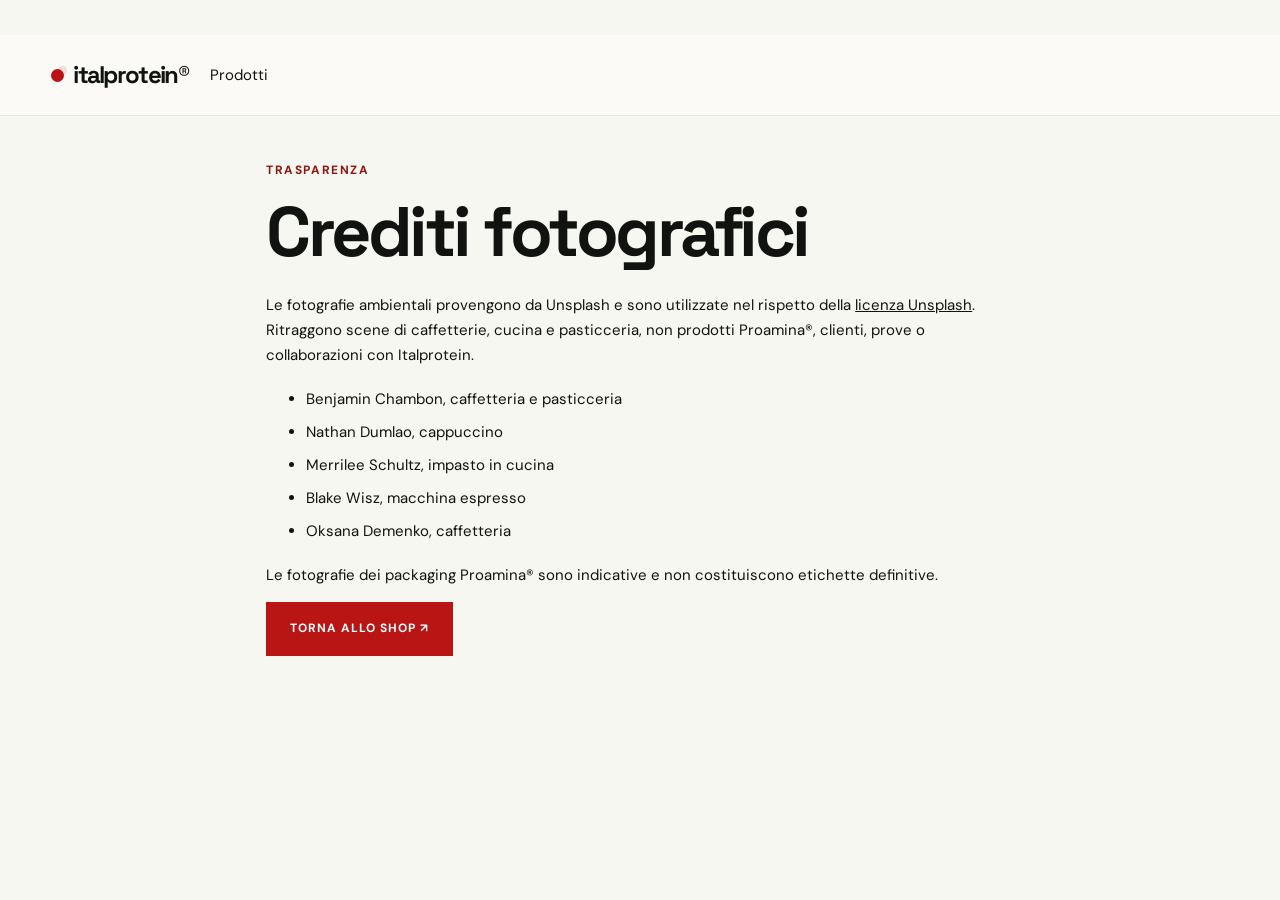
<file: photo-credits.html>
<!doctype html><html lang="it"><head><meta charset="utf-8"><meta name="viewport" content="width=device-width,initial-scale=1"><meta name="robots" content="noindex,follow"><title>Crediti fotografici | Italprotein</title><link href="assets/site.css" rel="stylesheet"><link rel="icon" href="assets/favicon.svg" type="image/svg+xml"></head><body><header class="site-header"><div class="wrap header-inner"><a class="brand" href="index.html"><span class="brand-dot" aria-hidden="true"></span>italprotein®</a><nav aria-label="Navigazione"><a href="index.html#prodotti">Prodotti</a></nav></div></header><main class="wrap" style="max-width:850px;padding-top:80px;padding-bottom:120px"><p class="section-kicker">TRASPARENZA</p><h1 style="font-family:'Space Grotesk',sans-serif;letter-spacing:-.05em;font-size:clamp(40px,7vw,70px);line-height:1.05;margin:0 0 25px">Crediti fotografici</h1><p>Le fotografie ambientali provengono da Unsplash e sono utilizzate nel rispetto della <a href="https://unsplash.com/license" target="_blank" rel="noopener noreferrer" style="text-decoration:underline">licenza Unsplash</a>. Ritraggono scene di caffetterie, cucina e pasticceria, non prodotti Proamina®, clienti, prove o collaborazioni con Italprotein.</p><ul style="line-height:2.2"><li><a href="https://unsplash.com/photos/pastries-displayed-under-glass-domes-on-a-cafe-counter-IIDmuO_eLHg">Benjamin Chambon, caffetteria e pasticceria</a></li><li><a href="https://unsplash.com/photos/cappuccino-latte-art-O_7Eev-wA0k">Nathan Dumlao, cappuccino</a></li><li><a href="https://unsplash.com/photos/hands-kneading-dough-dusted-with-flour-zZq_Iopl5_Q">Merrilee Schultz, impasto in cucina</a></li><li><a href="https://unsplash.com/photos/barista-preparing-coffee-with-espresso-machine-in-cafe-vCtvn_xqoyA">Blake Wisz, macchina espresso</a></li><li><a href="https://unsplash.com/photos/barista-working-behind-counter-in-sunlit-cafe-N76Cadq2wQs">Oksana Demenko, caffetteria</a></li></ul><p>Le fotografie dei packaging Proamina® sono indicative e non costituiscono etichette definitive.</p><p><a class="btn-primary" href="index.html">Torna allo shop ↗</a></p></main></body></html>
</file>
<file: assets/site.css>
@import url('https://fonts.googleapis.com/css2?family=DM+Sans:wght@400;500;600;700&family=Space+Grotesk:wght@400;500;600;700&display=swap');
:root{--ink:#10130f;--paper:#f7f7f1;--white:#fff;--lime:#d3fd65;--line:#dcded4;--muted:#62665d;--soft:#eeeee7;--max:1360px;--pad:clamp(20px,4vw,64px)}
*{box-sizing:border-box}html{scroll-behavior:smooth;scroll-padding-top:100px}body{margin:0;font:16px/1.55 'DM Sans',sans-serif;background:var(--paper);color:var(--ink);-webkit-font-smoothing:antialiased}button,input,textarea{font:inherit}button{cursor:pointer}a{color:inherit;text-decoration:none}img{max-width:100%;display:block}::selection{background:var(--lime);color:var(--ink)}.wrap{width:min(100%,var(--max));padding:0 var(--pad);margin:auto}.display,h1,h2,h3,.brand,.stat strong{font-family:'Space Grotesk',sans-serif;letter-spacing:-.055em}.skip{position:absolute;left:-9999px;top:10px;padding:10px;background:var(--lime);z-index:999}.skip:focus{left:10px}.announcement{background:var(--ink);color:#cbd0c3;text-align:center;font-size:11px;letter-spacing:.15em;text-transform:uppercase;padding:10px 16px;font-weight:700}.announcement b{color:var(--lime)}.site-header{height:81px;background:rgba(247,247,241,.96);position:sticky;top:0;z-index:40;border-bottom:1px solid var(--line);backdrop-filter:blur(18px)}.header-inner{height:100%;display:flex;align-items:center;gap:30px}.brand{font-weight:700;font-size:24px;letter-spacing:-.07em;white-space:nowrap;display:flex;align-items:center;gap:9px}.brand-dot{width:13px;height:13px;border-radius:50%;background:var(--ink);display:inline-block;box-shadow:5px -5px 0 -2px var(--lime)}.nav-list{list-style:none;display:flex;gap:32px;margin:0 auto;padding:0}.nav-list a{font-size:12px;letter-spacing:.05em;font-weight:700;position:relative}.nav-list a:hover{text-decoration:underline;text-underline-offset:5px}.header-actions{display:flex;align-items:center;gap:10px;margin-left:auto}.lang-link{font-size:11px;letter-spacing:.13em;font-weight:700;border:1px solid var(--line);padding:10px 12px}.cart-trigger{background:var(--ink);border:1px solid var(--ink);color:white;display:flex;align-items:center;gap:12px;padding:12px 18px;font-size:12px;font-weight:700;letter-spacing:.06em}.cart-trigger:hover,.btn-primary:hover{background:#333c27}.cart-count{background:var(--lime);color:var(--ink);border-radius:50%;height:20px;min-width:20px;padding:0 5px;display:grid;place-items:center;font-size:11px}.menu-toggle{display:none;border:0;background:transparent;padding:9px;font-size:20px}.eyebrow{font-size:11px;letter-spacing:.19em;text-transform:uppercase;font-weight:700}.eyebrow:before{content:'';display:inline-block;height:8px;width:8px;background:currentColor;border-radius:50%;margin-right:9px;vertical-align:1px}.hero{overflow:hidden;border-bottom:1px solid var(--line)}.hero-grid{min-height:680px;display:grid;grid-template-columns:1.05fr .95fr}.hero-copy{padding:clamp(52px,7vw,110px) 4vw 65px 0;display:flex;flex-direction:column;align-items:flex-start;justify-content:center}.hero .eyebrow{margin:0 0 23px}.hero h1{font-size:clamp(68px,8.5vw,142px);line-height:.84;margin:0 0 31px;font-weight:700}.hero h1 .accent{color:#849a42}.hero-desc{font-size:clamp(16px,1.6vw,21px);line-height:1.5;max-width:450px;margin:0 0 29px;color:#343930}.cta-row{display:flex;flex-wrap:wrap;gap:10px}.btn-primary,.btn-outline{display:inline-flex;align-items:center;justify-content:center;gap:24px;padding:16px 23px;min-height:52px;font-size:12px;font-weight:700;letter-spacing:.08em;text-transform:uppercase;transition:.2s;border:1px solid var(--ink)}.btn-primary{background:var(--ink);color:#fff}.btn-outline{background:transparent;color:var(--ink)}.btn-outline:hover{background:var(--lime)}.hero-note{margin-top:55px;color:var(--muted);font-size:11px;letter-spacing:.1em;text-transform:uppercase}.hero-visual{position:relative;background:var(--lime);display:flex;justify-content:center;align-items:center;min-height:600px;isolation:isolate}.hero-visual:before{content:'';position:absolute;inset:12% 18%;border:1px solid rgba(16,19,15,.12);border-radius:50%;transform:scale(1.3)}.hero-visual:after{content:'PROAMINA®';position:absolute;top:24px;right:27px;font-size:11px;font-weight:700;letter-spacing:.2em}.hero-jar{width:min(67%,470px);height:470px;object-fit:contain;filter:drop-shadow(0 28px 23px rgba(21,36,2,.14));z-index:2;transform:translateY(10px)}.hero-side{position:absolute;left:26px;top:26px;font-size:11px;letter-spacing:.14em;text-transform:uppercase;font-weight:700;z-index:3}.hero-bottom{position:absolute;bottom:25px;left:27px;right:27px;display:flex;justify-content:space-between;gap:15px;align-items:end;border-top:1px solid rgba(0,0,0,.24);padding-top:14px;font-size:12px;font-weight:700;z-index:3}.hero-bottom strong{font-size:30px;font-family:'Space Grotesk';line-height:1}.ticker{border-bottom:1px solid var(--line);padding:19px 0;overflow:hidden}.ticker-in{display:flex;justify-content:space-between;gap:22px;flex-wrap:wrap}.ticker span{font-weight:700;text-transform:uppercase;letter-spacing:.14em;font-size:11px}.ticker span:before{content:'✳';margin-right:11px;color:#7d9a25}.section{padding:clamp(75px,9vw,132px) 0}.section-head{display:flex;align-items:end;justify-content:space-between;gap:30px;margin-bottom:35px}.section h2{font-size:clamp(48px,6.4vw,93px);font-weight:700;line-height:.94;margin:15px 0 0}.section-sub{max-width:310px;font-size:15px;color:var(--muted);margin-bottom:4px}.product-grid{display:grid;grid-template-columns:repeat(3,minmax(0,1fr));gap:14px}.product{border:1px solid var(--line);background:#fff;min-width:0;display:flex;flex-direction:column}.product-art{min-height:360px;background:#efefe8;display:grid;place-items:center;position:relative;padding:22px;overflow:hidden}.product:nth-child(2) .product-art{background:#e9eadf}.product:nth-child(3) .product-art{background:#e7eadc}.product-art img{height:320px;width:100%;object-fit:contain;transition:transform .4s ease}.product:hover .product-art img{transform:scale(1.055)}.number{position:absolute;top:22px;left:22px;font-weight:700;font-size:12px}.art-caption{position:absolute;bottom:17px;left:22px;font-size:10px;color:#62665d;letter-spacing:.08em;text-transform:uppercase}.product-info{padding:28px;display:flex;flex-direction:column;flex:1}.product-meta{font-size:10px;letter-spacing:.15em;font-weight:700;text-transform:uppercase;color:#69705e;margin-bottom:9px}.product-info h3{font-size:clamp(25px,2.4vw,35px);line-height:1.05;margin:0 0 13px}.product-info p{font-size:14px;color:var(--muted);margin:0 0 21px;line-height:1.6;flex:1}.product-bottom{display:flex;align-items:center;justify-content:space-between;gap:15px;margin-bottom:15px;border-top:1px solid var(--line);padding-top:18px}.product-bottom span{font-size:12px;font-weight:700}.product-bottom small{font-size:11px;color:var(--muted)}.add-btn{width:100%;display:flex;align-items:center;justify-content:space-between;border:1px solid var(--ink);padding:15px 19px;background:var(--ink);color:white;font-weight:700;font-size:12px;letter-spacing:.075em;text-transform:uppercase}.add-btn:hover{background:var(--lime);color:var(--ink)}.fineprint{font-size:12px;color:var(--muted);margin:17px 0 0}.editorial{background:var(--ink);color:var(--paper)}.editorial-grid{display:grid;grid-template-columns:1fr 1fr;min-height:650px}.editorial-copy{padding:clamp(70px,8vw,124px) clamp(30px,7vw,110px) 75px max(var(--pad),calc((100vw - var(--max))/2 + var(--pad)));display:flex;flex-direction:column;align-items:flex-start;justify-content:center}.editorial h2{font-size:clamp(56px,6vw,93px);line-height:.93;margin:25px 0 24px;max-width:570px}.editorial p{font-size:16px;line-height:1.7;color:#b6bbad;max-width:440px}.editorial .btn-outline{color:#fff;border-color:#6b7065;margin-top:20px}.editorial .btn-outline:hover{color:var(--ink)}.editorial-photo{background-color:#40433a;background-position:center;background-size:cover;background-repeat:no-repeat;background-image:url('https://images.unsplash.com/photo-1721406769891-f2ba651401d9?auto=format&fit=crop&w=1400&q=80'),url('img/coffee-proamina-drive.jpg');position:relative;min-height:420px}.editorial-photo:after{content:'IL GUSTO, PRIMA DI TUTTO.';position:absolute;left:26px;bottom:24px;background:var(--lime);color:var(--ink);padding:13px 18px;font:700 12px 'DM Sans';letter-spacing:.08em}.benefits-grid{display:grid;grid-template-columns:repeat(3,1fr);border-top:1px solid var(--line);margin-top:50px}.benefit{padding:35px 32px 12px 0;border-right:1px solid var(--line);min-height:220px}.benefit+.benefit{padding-left:35px}.benefit:last-child{border-right:0}.benefit-num{font-size:11px;color:#747b67;font-weight:700}.benefit h3{font-size:28px;margin:22px 0 12px}.benefit p{font-size:14px;color:var(--muted);max-width:300px;line-height:1.7}.usage{background:var(--lime);padding:90px 0}.usage-grid{display:grid;grid-template-columns:1fr 1fr;gap:70px;align-items:center}.usage h2{font-size:clamp(52px,6vw,87px);line-height:.92;margin:20px 0}.usage p{max-width:490px;line-height:1.7}.usage-steps{display:grid;gap:0}.usage-step{display:grid;grid-template-columns:70px 1fr;gap:15px;border-bottom:1px solid rgba(0,0,0,.25);padding:22px 0}.usage-step b{font-size:23px;font-family:'Space Grotesk';font-weight:700}.usage-step strong{font-size:18px}.usage-step p{font-size:13px;margin:6px 0 0}.faq{max-width:900px;margin:0 auto}.faq details{border-bottom:1px solid var(--line);padding:20px 0}.faq summary{list-style:none;cursor:pointer;font-weight:700;font-size:19px;display:flex;justify-content:space-between;gap:20px}.faq summary::-webkit-details-marker{display:none}.faq summary:after{content:'+';font-size:24px;line-height:1}.faq details[open] summary:after{content:'−'}.faq p{color:var(--muted);line-height:1.7;max-width:720px;margin:14px 0 6px}.business{padding:90px 0;background:var(--ink);color:#fff}.business-grid{display:grid;grid-template-columns:1fr auto;gap:30px;align-items:end}.business h2{font-size:clamp(55px,7vw,104px);line-height:.9;margin:13px 0}.business p{color:#bac0b4;max-width:550px}.business .btn-primary{background:var(--lime);color:var(--ink);border-color:var(--lime)}.footer{background:#eaece4;padding:48px 0 24px}.footer-grid{display:flex;justify-content:space-between;gap:30px;flex-wrap:wrap;padding-bottom:40px;border-bottom:1px solid #c9cdc1}.footer p,.footer a{font-size:13px;color:#54594f}.footer a:hover{text-decoration:underline}.footer-links{display:flex;gap:35px;flex-wrap:wrap}.footer-col{display:flex;flex-direction:column;gap:8px}.footer-col strong{font-size:12px;letter-spacing:.1em;text-transform:uppercase}.footer-bottom{padding-top:20px;display:flex;justify-content:space-between;gap:20px;flex-wrap:wrap;color:#64695e;font-size:11px}.overlay{position:fixed;inset:0;background:rgba(6,11,4,.55);z-index:90;opacity:0;visibility:hidden;transition:.25s}.overlay.open{opacity:1;visibility:visible}.drawer{position:fixed;top:0;right:0;bottom:0;width:min(100%,490px);background:var(--paper);z-index:91;transform:translateX(102%);transition:transform .3s;box-shadow:-20px 0 65px rgba(0,0,0,.15);display:flex;flex-direction:column}.drawer.open{transform:translateX(0)}.drawer-head{padding:28px 30px;display:flex;justify-content:space-between;align-items:center;border-bottom:1px solid var(--line)}.drawer-head h2{font-size:34px;margin:0}.close-cart{width:40px;height:40px;background:transparent;border:1px solid var(--line);font-size:24px}.drawer-items{overflow:auto;padding:15px 30px;flex:1}.empty-cart{padding:60px 10px;text-align:center}.empty-cart strong{font-size:22px}.empty-cart p{color:var(--muted)}.cart-line{padding:17px 0;border-bottom:1px solid var(--line);display:flex;gap:18px;justify-content:space-between;align-items:center}.cart-line strong{font-size:16px}.cart-line small{display:block;color:var(--muted);font-size:12px;margin-top:4px}.qty-row{display:flex;align-items:center;gap:10px;margin-top:12px}.qty-row button{border:1px solid var(--line);width:30px;height:30px;background:white}.qty-row span{min-width:22px;text-align:center}.delete-line{border:0;background:none;text-decoration:underline;color:var(--muted);font-size:12px}.drawer-foot{border-top:1px solid var(--line);padding:24px 30px 30px;background:#fff}.drawer-foot label{font-size:11px;text-transform:uppercase;letter-spacing:.09em;font-weight:700;display:block;margin-top:12px;margin-bottom:5px}.drawer-foot input,.drawer-foot textarea{width:100%;border:1px solid #ccd1c4;border-radius:0;padding:10px 12px;background:var(--paper);font-size:14px;color:var(--ink)}.drawer-foot textarea{height:70px;resize:vertical}.drawer-foot button{width:100%;margin-top:16px}.drawer-foot p{color:var(--muted);font-size:11px;line-height:1.5}.form-error{font-size:12px;color:#a23224;min-height:1em;margin-top:7px}.notify{position:fixed;bottom:25px;left:50%;transform:translate(-50%,25px);background:var(--ink);color:#fff;padding:13px 22px;font-size:13px;z-index:99;opacity:0;transition:.2s;pointer-events:none}.notify.show{opacity:1;transform:translate(-50%,0)}.shop-page .hero-grid{min-height:460px}.shop-page .hero-copy{padding-top:55px;padding-bottom:55px}.shop-page .hero h1{font-size:clamp(60px,7vw,110px)}.shop-page .hero-visual{min-height:430px}.shop-page .hero-jar{height:360px}.shop-page .hero-note{margin-top:30px}
@media(max-width:1100px){.nav-list{gap:16px}.hero-grid{grid-template-columns:1fr .9fr}.hero h1{font-size:clamp(62px,8vw,110px)}.product-art{min-height:300px}.product-art img{height:260px}.benefit h3{font-size:23px}}
@media(max-width:760px){.site-header{height:70px}.header-inner{gap:15px}.brand{font-size:22px}.nav-list{display:none;position:absolute;top:70px;left:0;right:0;background:var(--paper);border-bottom:1px solid var(--line);padding:18px var(--pad) 26px;flex-direction:column;gap:18px}.nav-list.open{display:flex}.menu-toggle{display:block}.cart-trigger{padding:10px 11px;font-size:0;gap:6px}.cart-trigger svg{width:19px}.lang-link{padding:8px}.hero-grid{display:flex;flex-direction:column}.hero-copy{padding:65px 0 45px}.hero h1{font-size:clamp(65px,15vw,110px)}.hero-desc{font-size:17px}.hero-note{margin-top:33px}.hero-visual{min-height:440px;margin:0 calc(-1*var(--pad));}.hero-jar{height:350px;width:70%}.ticker-in{gap:12px 22px}.section-head{display:block}.section-sub{margin-top:22px}.product-grid{grid-template-columns:1fr}.product-art{min-height:350px}.product-art img{height:310px}.product-info{padding:24px}.editorial-grid{display:flex;flex-direction:column}.editorial-copy{padding:75px var(--pad)}.editorial-photo{min-height:440px}.benefits-grid{grid-template-columns:1fr}.benefit,.benefit+.benefit{padding:22px 0;border-right:0;border-bottom:1px solid var(--line);min-height:auto}.usage-grid{grid-template-columns:1fr;gap:35px}.business-grid{grid-template-columns:1fr}.shop-page .hero-visual{min-height:350px}.shop-page .hero-jar{height:310px}}
@media(max-width:420px){.announcement{font-size:9px}.brand{font-size:19px}.hero h1{font-size:clamp(58px,16vw,80px)}.hero-visual{min-height:370px}.hero-jar{height:300px}.hero-bottom{left:20px;right:20px}.section h2{font-size:50px}.editorial h2,.usage h2{font-size:52px}.footer-links{gap:20px}}
@media(prefers-reduced-motion:reduce){html{scroll-behavior:auto}*,*::before,*::after{transition:none!important;animation:none!important}}

/* Conversion-first refinements, 2026-11 */
:root{--lime:#d5fa78;--muted:#555f52}
.hero-visual{background:#e4edcf}
.hero h1 .accent{color:#4b682a}
.hero h1{font-size:clamp(57px,7.5vw,118px);line-height:.91}
.hero-desc{max-width:530px}
.hero-trust{margin-top:21px;display:block;font-size:12px;font-weight:700;letter-spacing:.025em;color:#364c24}
.hero-note{margin-top:22px}
.product{border-color:#ced2c7;transition:border-color .18s,box-shadow .18s,transform .18s}
.product:hover{border-color:#8ba35c;box-shadow:0 14px 30px rgba(14,23,9,.08);transform:translateY(-3px)}
.product-art{min-height:345px}
.product-info{padding:25px}
.product-bottom small{font-weight:600;color:#3c5234}
.format-guide{display:grid;grid-template-columns:repeat(3,1fr);gap:0;background:#e9eee1;border:1px solid #d0d8c8;margin-bottom:19px}
.format-guide span{padding:14px 19px;border-right:1px solid #cdd5c4;font-size:12px;color:#44513c}
.format-guide span:last-child{border:0}
.format-guide strong{font-family:'Space Grotesk',sans-serif;font-size:17px;color:#151c13;margin-right:9px}
.btn-primary:focus-visible,.btn-outline:focus-visible,.add-btn:focus-visible,.cart-trigger:focus-visible,.lang-link:focus-visible,.menu-toggle:focus-visible,a:focus-visible,input:focus-visible,textarea:focus-visible,summary:focus-visible{outline:3px solid #5b8135;outline-offset:3px}
.add-btn{min-height:51px}
.drawer-head h2{font-size:clamp(24px,3vw,34px)}
.drawer-foot{max-height:57vh;overflow-y:auto}
.drawer-foot input,.drawer-foot textarea{min-height:43px}
.shop-page .hero-grid{min-height:350px}
.shop-page .hero-copy{padding-top:45px;padding-bottom:45px}
.shop-page .hero h1{font-size:clamp(56px,6.6vw,92px)}
.shop-page .hero-visual{min-height:380px}
.shop-page .hero-jar{height:310px}
@media(max-width:900px){.header-inner{gap:12px}.nav-list{gap:14px}.nav-list a{font-size:11px}.format-guide span{padding:11px}.format-guide strong{display:block}}
@media(max-width:760px){.hero h1{font-size:clamp(62px,13.2vw,90px)}.hero-visual{background:#e4edcf}.format-guide{grid-template-columns:1fr 1fr 1fr}.format-guide span{padding:10px 8px;text-align:center;font-size:11px}.format-guide strong{font-size:15px;margin:0 0 3px}.section{padding:65px 0}.section h2{font-size:clamp(43px,10vw,72px)}.site-header .brand{font-size:21px}.cart-trigger{font-size:0}.drawer-head{padding:19px 20px}.drawer-items{padding:12px 20px}.drawer-foot{padding:16px 20px 25px}.shop-page .hero-visual{min-height:320px}.shop-page .hero h1{font-size:clamp(56px,12vw,78px)}.hero-trust{font-size:11px}}
@media(max-width:390px){.format-guide span{font-size:10px}.hero h1{font-size:clamp(56px,14vw,68px)}}

/* Preorder conversion update */
.preorder-strip{border-bottom:1px solid var(--line);background:#fbfbf7}
.preorder-grid{display:grid;grid-template-columns:repeat(4,minmax(0,1fr));gap:0}
.preorder-grid article{padding:24px 24px 22px;border-right:1px solid var(--line)}
.preorder-grid article:last-child{border-right:0}
.preorder-grid strong{display:inline-flex;align-items:center;justify-content:center;width:40px;height:40px;border-radius:999px;background:var(--ink);color:#fff;font:700 14px/1 'Space Grotesk',sans-serif;margin-bottom:14px}
.preorder-grid h3{margin:0 0 8px;font-size:20px;line-height:1.05}
.preorder-grid p{margin:0;color:var(--muted);font-size:14px;line-height:1.6;max-width:260px}
.meta-row{display:flex;align-items:center;justify-content:space-between;gap:12px;margin-bottom:9px}
.meta-row .product-meta{margin-bottom:0}
.preorder-pill{display:inline-flex;align-items:center;justify-content:center;padding:6px 10px;border-radius:999px;background:var(--lime);color:var(--ink);font-size:10px;letter-spacing:.11em;text-transform:uppercase;font-weight:800;white-space:nowrap}
.hero-desc strong{font-weight:700;color:var(--ink)}
.fineprint{max-width:840px;line-height:1.6}
@media(max-width:960px){.preorder-grid{grid-template-columns:1fr 1fr}.preorder-grid article:nth-child(2){border-right:0}.preorder-grid article:nth-child(-n+2){border-bottom:1px solid var(--line)}}
@media(max-width:760px){.preorder-grid{grid-template-columns:1fr}.preorder-grid article{border-right:0;border-bottom:1px solid var(--line)}.preorder-grid article:last-child{border-bottom:0}.meta-row{align-items:flex-start;flex-direction:column;gap:7px}.preorder-pill{font-size:9px}}


/* Bundle hero / premium preorder update */
:root{--brand-red:#b81514;--brand-red-dark:#8f1411;--brand-cream:#fffaf6;--brand-border:#eadfd6}
.brand-dot{background:var(--brand-red);box-shadow:5px -5px 0 -2px #f3ddd7}
.hero-bundle{background:linear-gradient(180deg,#fbf7f3 0%,#f4efe8 100%);}
.hero-bundle:before{inset:10% 14%;border-color:rgba(184,21,20,.10);transform:none;border-radius:36px}
.hero-bundle:after{content:'PREORDER EDITION';color:var(--brand-red-dark)}
.hero-packset{position:relative;width:min(92%,650px);height:500px;display:flex;align-items:center;justify-content:center;z-index:2}
.pack-card{position:absolute;background:#fff;border:1px solid var(--brand-border);border-radius:26px;padding:18px;box-shadow:0 28px 55px rgba(69,25,15,.10);display:flex;align-items:center;justify-content:center;overflow:hidden}
.pack-card img{display:block;max-width:100%;max-height:100%;object-fit:contain}
.pack-left{left:0;bottom:72px;width:235px;height:300px;transform:rotate(-9deg)}
.pack-center{width:300px;height:390px;z-index:3;padding:28px;transform:translateY(10px)}
.pack-right{right:0;bottom:70px;width:250px;height:300px;transform:rotate(8deg)}
.hero-bottom strong{font-size:22px}
.btn-primary,.add-btn{background:var(--brand-red);border-color:var(--brand-red)}
.cart-trigger{background:var(--brand-red);border-color:var(--brand-red)}
.btn-primary:hover,.add-btn:hover,.cart-trigger:hover{background:var(--brand-red-dark);color:#fff}
.btn-outline:hover{background:#f5e6df;border-color:var(--brand-red);color:var(--brand-red-dark)}
.hero-trust,.product-bottom small{color:var(--brand-red-dark)}
.preorder-pill{background:#f5e0da;color:var(--brand-red-dark)}
.announcement{background:var(--brand-red-dark);color:#f7ebe6}.announcement b{color:#ffd9cc}
.product:hover{border-color:#d7a096;box-shadow:0 16px 36px rgba(81,29,18,.10)}
@media(max-width:1100px){.hero-packset{height:430px}.pack-left{width:205px;height:260px}.pack-center{width:260px;height:345px}.pack-right{width:220px;height:260px}}
@media(max-width:760px){.hero-bundle:before{inset:9% 7%;border-radius:28px}.hero-packset{height:390px;width:min(96%,560px)}.pack-left{left:4px;width:160px;height:200px;bottom:72px}.pack-center{width:220px;height:280px;transform:none}.pack-right{right:4px;width:170px;height:200px;bottom:70px}.hero-bottom strong{font-size:18px}}
@media(max-width:480px){.hero-packset{height:320px}.pack-left{left:0;width:118px;height:155px;bottom:78px;padding:10px}.pack-center{width:170px;height:220px;padding:16px}.pack-right{right:0;width:128px;height:155px;bottom:76px;padding:10px}.hero-bottom span{font-size:10px}.hero-bottom strong{font-size:15px}}


.hero-copy h1{max-width:12ch}
.hero-desc{max-width:62ch}
.hero-price-grid{display:grid;grid-template-columns:repeat(3,minmax(0,1fr));gap:14px;margin-top:24px;max-width:720px}
.hero-price-card{background:#fff;border:1px solid var(--brand-border);border-radius:18px;padding:16px 16px 14px;box-shadow:0 12px 24px rgba(81,29,18,.06)}
.hero-price-card strong{display:block;font-size:14px;letter-spacing:.06em;text-transform:uppercase;color:var(--muted);margin-bottom:8px}
.hero-price-card span{display:block;font:700 28px/1 'Space Grotesk',sans-serif;color:var(--ink);margin-bottom:6px}
.hero-price-card small{display:block;color:var(--muted);line-height:1.4}
.price-panel{display:flex;align-items:flex-end;justify-content:space-between;gap:12px;padding:14px 16px;border:1px solid var(--line);border-radius:16px;background:#fffaf6;margin:16px 0 14px}
.price-main{font:700 28px/1 'Space Grotesk',sans-serif;color:var(--brand-red-dark)}
.price-sub{font-size:13px;color:var(--muted);text-align:right;max-width:150px;line-height:1.35}
.product-points{margin:0 0 18px;padding-left:18px;color:var(--muted);display:grid;gap:8px}
.product-points li{line-height:1.5}
.use-case-grid{display:grid;grid-template-columns:repeat(3,minmax(0,1fr));gap:24px;margin-top:24px}
.use-case-card{background:#fff;border:1px solid var(--line);border-radius:24px;overflow:hidden;box-shadow:0 12px 28px rgba(16,19,15,.05)}
.use-case-card img{width:100%;aspect-ratio:4/3;object-fit:cover;display:block;background:#f1eee8}
.use-case-card div{padding:20px}
.use-case-card h3{margin:0 0 10px;font-size:24px;line-height:1.1}
.use-case-card p{margin:0;color:var(--muted);line-height:1.7}
.line-total{font-size:13px;color:var(--muted);margin-top:8px}
.cart-total{display:flex;align-items:center;justify-content:space-between;padding:14px 0 4px;border-top:1px solid var(--line);margin-top:10px;font:700 18px/1.2 'Space Grotesk',sans-serif}
.cart-total span{font-size:22px;color:var(--brand-red-dark)}
@media(max-width:900px){.hero-price-grid,.use-case-grid{grid-template-columns:1fr}.price-panel{align-items:flex-start;flex-direction:column}.price-sub{text-align:left;max-width:none}}

/* Retail-first design refinements, Nov 2026 */
.hero h1,.shop-page .hero h1{font-size:clamp(43px,5.8vw,75px);line-height:1.02;letter-spacing:-.06em;text-transform:none;max-width:700px;margin:0 0 22px}
.hero-copy{padding-top:clamp(36px,5vw,72px);padding-bottom:45px}
.hero-desc{font-size:clamp(15px,1.25vw,18px);max-width:610px;line-height:1.65}
.hero-price-grid{grid-template-columns:repeat(3,minmax(0,1fr));width:100%;max-width:650px;margin:0 0 24px;gap:8px}
.hero-price-card{border-radius:8px;padding:13px 13px 12px;box-shadow:none;min-width:0}
.hero-price-card strong{font-size:11px;font-weight:700;letter-spacing:0;text-transform:none;min-height:36px}
.hero-price-card span{font-size:25px}
.hero-price-card small{font-size:11px}
.hero-note{margin-top:12px}
.hero-bundle .hero-packset{height:480px}
.pack-card{border-radius:8px;box-shadow:0 15px 25px rgba(38,25,12,.1);padding:10px}
.pack-left{transform:rotate(-5deg)}.pack-right{transform:rotate(5deg)}
.best-value-section{background:#f2efe9;padding:clamp(56px,7vw,96px) 0}
.best-value-layout{display:grid;grid-template-columns:.92fr 1.08fr;align-items:center;gap:clamp(32px,5vw,90px)}
.best-value-picture{height:490px;background:#e5e3dc;border-radius:6px;display:flex;align-items:center;justify-content:center;overflow:hidden}
.best-value-picture img{height:92%;width:90%;object-fit:contain}
.section-kicker{font-size:12px;letter-spacing:.13em;text-transform:uppercase;font-weight:700;margin:0 0 14px;color:var(--brand-red-dark)}
.best-value-copy h2,.horeca-body h2,.trust-heading h2,.detail-info-grid h2{font:700 clamp(35px,4.2vw,60px)/1.05 'Space Grotesk',sans-serif;letter-spacing:-.055em;margin:0 0 20px}
.best-value-copy p,.horeca-body p,.trust-heading p{font-size:16px;line-height:1.75;max-width:610px;color:#42463d}
.best-price{display:flex;align-items:end;gap:18px;margin:22px 0 28px;border-top:1px solid #d5d2ca;border-bottom:1px solid #d5d2ca;padding:16px 0}
.best-price strong{font:700 44px/1 'Space Grotesk',sans-serif;color:#1c2119}.best-price span{font-size:14px;color:#4d514a;padding-bottom:4px}
.best-value-copy .fineprint{font-size:12px;margin-top:16px}
.horeca-section{display:grid;grid-template-columns:1fr 1fr;min-height:630px;background:#f6f4ef}
.horeca-image{background-image:url('https://images.unsplash.com/photo-1445116572660-236099ec97a0?auto=format&fit=crop&w=1400&q=85'),url('img/coffee-proamina-drive.jpg');background-size:cover;background-position:center}
.horeca-body{padding:clamp(55px,6vw,100px);display:flex;align-items:flex-start;flex-direction:column;justify-content:center}
.horeca-body p{margin:0 0 20px}.horeca-product{border:1px solid #ddd8cd;background:#fff;display:flex;align-items:center;gap:16px;padding:11px;margin:10px 0 28px;width:min(400px,100%);border-radius:5px}
.horeca-product img{width:90px;height:76px;object-fit:cover;border-radius:3px}
.horeca-product div{display:flex;flex-direction:column;gap:6px}.horeca-product strong{font-size:15px}.horeca-product span{font-size:14px;color:var(--brand-red-dark)}
.trust-section{padding:clamp(60px,7vw,100px) 0;background:#fff}
.trust-heading{max-width:850px;margin-bottom:42px}.trust-heading p{max-width:850px}
.trust-grid{display:grid;grid-template-columns:repeat(3,1fr);gap:0;border-top:1px solid var(--line)}
.trust-grid article{padding:28px 30px 10px 0;border-right:1px solid var(--line)}.trust-grid article+article{padding-left:30px}.trust-grid article:last-child{border-right:0}
.trust-grid article span{font:600 13px 'Space Grotesk',sans-serif;color:var(--brand-red-dark)}.trust-grid h3{font-size:24px;line-height:1.1;margin:18px 0 12px}.trust-grid p{font-size:14px;color:var(--muted);line-height:1.75}
.product-image-link{display:flex;align-items:center;justify-content:center;min-width:0;width:100%}.product-image-link img{max-height:320px}
.product-detail-link{display:block;text-align:center;font-weight:700;font-size:12px;padding:13px 4px;text-decoration:underline;text-underline-offset:4px}
.product-detail-link:hover{color:var(--brand-red-dark)}
.product-info p{flex:0 0 auto}.product-info .price-panel{margin-top:auto}
.product-info .price-main{font-size:32px}.product-bottom{display:none}
.product-info h3{font-size:clamp(24px,2.3vw,33px)}
.product-art{background:#f4f2ed!important}
.product-detail-main{background:var(--paper)}.detail-section{padding:30px 0 86px}
.detail-breadcrumb{display:flex;align-items:center;gap:10px;color:#747a70;font-size:13px;margin:8px 0 28px}.detail-breadcrumb a:hover{text-decoration:underline}
.detail-grid{display:grid;grid-template-columns:1fr 1fr;gap:clamp(30px,5vw,88px);align-items:start}
.detail-media{position:relative;background:#f1f0ec;border-radius:6px;padding:34px;display:flex;align-items:center;justify-content:center;min-height:600px;flex-direction:column}
.detail-media img{height:525px;width:100%;object-fit:contain}.detail-media span{font-size:11px;color:var(--muted);text-align:center;margin-top:12px}
.detail-buy{padding:22px 0;max-width:600px}.detail-buy h1{font:700 clamp(38px,5.5vw,74px)/1.06 'Space Grotesk',sans-serif;letter-spacing:-.055em;margin:0 0 12px}
.detail-buy>p:not(.section-kicker){font-size:16px;line-height:1.8;color:#4a5046}
.detail-buy .detail-lead{font-size:21px!important;line-height:1.35!important;color:#191c18!important;font-weight:600;margin:0 0 20px}
.detail-price{border-top:1px solid var(--line);display:flex;align-items:end;gap:18px;margin-top:30px;padding:22px 0 0}
.detail-price strong{font:700 46px/1 'Space Grotesk',sans-serif}.detail-price span{font-size:14px;color:var(--muted);padding-bottom:5px}
.detail-availability{color:#794733;font-weight:700;font-size:13px;margin:12px 0 20px}
.detail-cta .btn-primary{width:100%;justify-content:space-between;max-width:440px}.detail-cta p{font-size:12px!important;max-width:440px;color:var(--muted)!important}
.detail-facts{margin-top:30px;border-top:1px solid var(--line)}.detail-facts div{padding:14px 0;border-bottom:1px solid var(--line);display:flex;justify-content:space-between;gap:20px;font-size:14px}.detail-facts span{text-align:right;color:var(--muted)}
.detail-information{background:#fff;padding:72px 0}.detail-info-grid{display:grid;grid-template-columns:.85fr 1.15fr;gap:90px}.info-block{padding:0 0 18px;margin:0 0 26px;border-bottom:1px solid var(--line)}
.info-block h3{font-size:23px;margin:0 0 10px}.info-block p{color:var(--muted);line-height:1.7;margin:0}
.other-format-grid{display:grid;grid-template-columns:1fr 1fr;gap:20px}.other-format{display:grid;grid-template-columns:145px 1fr;gap:24px;background:#fff;border:1px solid var(--line);padding:15px;align-items:center}
.other-format img{width:145px;height:145px;object-fit:contain;background:#f2f0eb}.other-format h3{font-size:24px;margin:0 0 8px}.other-format p{font-size:13px;color:var(--muted)}.other-format strong{display:block;margin-bottom:5px;font-size:20px}.other-format span{font-size:12px;text-decoration:underline}
@media(max-width:1050px){.best-value-layout{gap:35px}.best-value-picture{height:420px}.horeca-body{padding:45px}}
@media(max-width:760px){.hero h1,.shop-page .hero h1{font-size:clamp(38px,9vw,61px)}.hero-price-grid{grid-template-columns:repeat(3,minmax(0,1fr));gap:5px}.hero-price-card{padding:9px}.hero-price-card strong{min-height:43px;font-size:10px}.hero-price-card span{font-size:23px}.hero-price-card small{font-size:10px}.best-value-layout,.detail-grid,.detail-info-grid{grid-template-columns:1fr}.best-value-picture{height:350px;order:1}.best-value-copy{order:2}.horeca-section{grid-template-columns:1fr}.horeca-image{min-height:370px}.horeca-body{padding:45px var(--pad)}.trust-grid{grid-template-columns:1fr}.trust-grid article,.trust-grid article+article{padding:20px 0;border-right:0;border-bottom:1px solid var(--line)}.detail-media{min-height:360px;padding:22px}.detail-media img{height:300px}.detail-buy{padding:0}.detail-info-grid{gap:26px}.other-format-grid{grid-template-columns:1fr}.detail-section{padding-bottom:55px}}
@media(max-width:400px){.hero-price-card strong{font-size:9px}.hero-price-card span{font-size:19px}.hero-price-card small{font-size:9px}.other-format{grid-template-columns:110px 1fr;gap:10px}.other-format img{width:110px;height:120px}}
@media(max-width:760px){.hero-bundle:after{display:none}.hero-bundle .hero-side{font-size:10px}.hero-bundle .hero-packset{margin-top:12px}}

/* Banking details and calm motion design, November 2026 */
:root{--ease-out:cubic-bezier(.22,1,.36,1)}
.payment-section{padding:clamp(70px,8vw,112px) 0;background:#f8f6f0;border-top:1px solid #e6e3db;border-bottom:1px solid #e6e3db}
.payment-layout{display:grid;grid-template-columns:minmax(0,.9fr) minmax(0,1.1fr);gap:clamp(30px,6vw,95px);align-items:center}
.payment-intro{max-width:530px}
.payment-intro h2{font-size:clamp(40px,5.1vw,76px);line-height:1.02;letter-spacing:-.065em;margin:19px 0 23px;text-wrap:balance}
.payment-intro>p{font-size:clamp(15px,1.5vw,18px);line-height:1.72;color:#50524a;max-width:50ch}
.payment-process{margin-top:36px;padding-left:18px;border-left:3px solid #b81514}
.payment-process>span{display:block;font-weight:750;font-size:12px;text-transform:uppercase;letter-spacing:.11em;color:#b81514}
.payment-process p{font-size:14px;line-height:1.6;color:#55594e;margin:8px 0 0}
.bank-card{background:#fff;border:1px solid #e7e1d9;border-radius:24px;padding:clamp(22px,3.8vw,40px);box-shadow:0 18px 50px rgba(38,28,23,.055)}
.bank-card-top{display:flex;align-items:center;gap:15px;padding-bottom:22px;border-bottom:1px solid #eee9e2}
.bank-card-top>div{display:grid;gap:4px}
.bank-card-top strong{font-size:17px;letter-spacing:-.015em}
.bank-card-top small{color:#707067;font-size:13px}
.bank-icon{width:46px;height:46px;border-radius:15px;background:#f8e9e4;color:#a31918;display:grid;place-items:center;font-size:24px;font-weight:700}
.bank-row{padding:16px 0;border-bottom:1px solid #f0ece6;display:flex;align-items:center;gap:16px;justify-content:space-between}
.bank-row>div{display:grid;gap:5px;min-width:0}
.bank-row span{font-size:11px;font-weight:750;text-transform:uppercase;letter-spacing:.10em;color:#73756d}
.bank-row strong{font-size:clamp(13px,1.3vw,16px);font-weight:650;overflow-wrap:anywhere;line-height:1.45}
.bank-code{font-family:ui-monospace,SFMono-Regular,Consolas,monospace;letter-spacing:.01em}
.copy-bank{flex:0 0 auto;border:1px solid #dad2ca;color:#33312f;background:#faf8f5;padding:9px 13px;border-radius:9px;font-size:12px;font-weight:750;transition:background .18s ease,border-color .18s ease,transform .25s var(--ease-out)}
.copy-bank:hover{background:#f4e0dc;border-color:#d8b4ad;transform:translateY(-2px)}
.copy-bank:focus-visible{outline:3px solid #b81514;outline-offset:3px}
.bank-warning{display:flex;align-items:flex-start;gap:10px;background:#fff7e8;color:#60432c;border:1px solid #f1ddbd;border-radius:12px;padding:14px 16px;margin:24px 0 0;line-height:1.58;font-size:13px}
.bank-warning span{font-size:17px;line-height:1.3;flex:0 0 auto}
.bank-drawer-details{border-top:1px solid #e5e0d9;padding:14px 0;margin-top:10px}
.bank-drawer-details summary{font-size:13px;font-weight:750;cursor:pointer;color:#8c211d}
.bank-drawer-details p{font-size:12px;line-height:1.6;margin:12px 0}
.bank-drawer-details dl{display:grid;grid-template-columns:100px minmax(0,1fr);gap:10px 12px;font-size:12px;margin:13px 0 0}
.bank-drawer-details dt{color:#696b64}.bank-drawer-details dd{margin:0;font-weight:700;overflow-wrap:anywhere}
/* Consistent, restrained interactions. Never animate when reduced motion is preferred. */
.btn-primary,.add-btn,.btn-outline,.cart-trigger,.product,.pack-card,.product-art img,.detail-media img,.use-case-card,.horeca-product img{transition:transform .38s var(--ease-out),box-shadow .38s var(--ease-out),background-color .22s ease,color .22s ease,border-color .22s ease}
@media (hover:hover) and (pointer:fine){
 .btn-primary:hover,.add-btn:hover,.btn-outline:hover{transform:translateY(-2px);box-shadow:0 10px 25px rgba(55,27,24,.12)}
 .cart-trigger:hover{transform:translateY(-1px)}
 .product:hover,.use-case-card:hover{transform:translateY(-5px);box-shadow:0 24px 50px rgba(38,28,23,.11)}
 .pack-card:hover{transform:translateY(-7px) scale(1.015)}
 .detail-media:hover img{transform:scale(1.025)}
 .horeca-product:hover img{transform:scale(1.035)}
}
:where(.btn-primary,.btn-outline,.add-btn,.mobile-preorder-button,.lang-link,.copy-bank):focus-visible{outline:3px solid #a31918;outline-offset:3px}
.faq details{transition:background .2s ease,padding .2s ease}
.faq details[open]{background:rgba(255,255,255,.46);padding-inline:16px;border-radius:8px}
.faq summary{transition:color .2s ease}
.faq summary:hover{color:#9d231c}
.faq details p{animation:faq-in .32s var(--ease-out) both}
@keyframes faq-in{from{opacity:.4;transform:translateY(-5px)}to{opacity:1;transform:none}}
/* Progressive enhancement: content stays fully readable without JavaScript */
@media (prefers-reduced-motion:no-preference){
 .has-motion .motion-reveal{opacity:0;transform:translate3d(0,24px,0);transition:opacity .62s var(--ease-out),transform .75s var(--ease-out);transition-delay:var(--reveal-delay,0ms)}
 .has-motion .motion-reveal.is-visible{opacity:1;transform:translateZ(0)}
 .cart-count.bump{animation:cart-bump .36s var(--ease-out) both}
 @keyframes cart-bump{0%{transform:scale(1)}45%{transform:scale(1.28)}100%{transform:scale(1)}}
}
.site-header{transition:height .22s ease,box-shadow .22s ease}
.site-header.is-scrolled{box-shadow:0 8px 20px rgba(25,26,22,.055)}
.reading-progress{position:absolute;bottom:0;left:0;width:0;height:2px;background:#b81514;pointer-events:none;transition:width .14s linear}
.mobile-preorder{display:none}
@media(max-width:980px){.payment-layout{grid-template-columns:1fr}.payment-intro{max-width:700px}}
@media(max-width:760px){
 .payment-section{padding:62px 0 78px}.payment-intro h2{font-size:clamp(36px,8vw,50px)}
 .bank-card{padding:23px 18px;border-radius:17px}
 .mobile-preorder{display:flex;position:fixed;bottom:0;left:0;right:0;z-index:79;align-items:center;justify-content:space-between;gap:12px;background:rgba(255,250,245,.97);backdrop-filter:blur(16px);border-top:1px solid #e4dcd4;box-shadow:0 -6px 24px rgba(31,24,21,.10);padding:11px max(16px,env(safe-area-inset-left)) calc(11px + env(safe-area-inset-bottom)) max(16px,env(safe-area-inset-right))}
 .mobile-preorder>div{display:flex;flex-direction:column;min-width:0;gap:2px}.mobile-preorder strong{font-size:13px;line-height:1.2}.mobile-preorder small{font-size:10px;color:#68655f;line-height:1.4}
 .mobile-preorder-button{border:0;display:inline-flex;gap:11px;justify-content:center;align-items:center;background:#a91c1a;color:#fff;padding:12px 15px;border-radius:10px;white-space:nowrap;font-weight:750;font-size:12px;min-height:43px}
 .footer{padding-bottom:calc(100px + env(safe-area-inset-bottom))}
 .drawer{z-index:101}.overlay{z-index:100}
 .hero-copy{padding-bottom:28px}
}
@media(max-width:390px){.mobile-preorder strong{font-size:12px}.mobile-preorder-button{font-size:11px;padding:11px}.mobile-preorder small{font-size:9px}}
@media(prefers-reduced-motion:reduce){.faq details p{animation:none!important}.btn-primary,.add-btn,.btn-outline,.cart-trigger,.product,.pack-card,.product-art img,.detail-media img,.use-case-card,.horeca-product img,.site-header,.reading-progress{transition:none!important;animation:none!important}}
@media (hover:hover) and (pointer:fine){
 .pack-card.pack-left:hover{transform:rotate(-9deg) translateY(-7px) scale(1.02)}
 .pack-card.pack-right:hover{transform:rotate(8deg) translateY(-7px) scale(1.02)}
 .pack-card.pack-center:hover{transform:translateY(3px) scale(1.025)}
}
@media (prefers-reduced-motion:no-preference){
 .hero-packset .pack-card{animation:pack-appear .8s var(--ease-out) both}
 .hero-packset .pack-left{animation-delay:.08s}
 .hero-packset .pack-center{animation-delay:.19s}
 .hero-packset .pack-right{animation-delay:.30s}
 @keyframes pack-appear{from{opacity:0;filter:blur(5px)}to{opacity:1;filter:blur(0)}}
}



/* UX 2.0 · A calmer, product-first storefront inspired by leading retail UI patterns. */
:root{--ux-red:#a9241f;--ux-ink:#242422;--ux-muted:#73716d;--ux-cream:#fcfaf6;--ux-stroke:#e8e3dd;--ux-shadow:0 18px 60px rgba(45,31,28,.075)}
:where(a,button,input,textarea,summary):focus-visible{outline:3px solid #9c241f;outline-offset:4px}
html{scroll-padding-top:104px}
body{font-size:15px;line-height:1.65}
.site-header{background:rgba(252,250,246,.94);border-color:var(--ux-stroke)}
.header-inner{gap:22px}
.nav-list{gap:clamp(13px,2.1vw,30px)}
.nav-list a{font-size:13px;letter-spacing:-.015em;font-weight:600;color:#55534e;white-space:nowrap}
.nav-list a.is-active,.nav-list a:hover{color:#98221d;text-decoration:none}
.nav-list a.is-active:after{content:'';position:absolute;height:2px;bottom:-14px;left:0;right:0;background:#98221d}
.hero{background:var(--ux-cream)}
.hero-grid{grid-template-columns:minmax(0,1.1fr) minmax(0,.9fr);min-height:690px}
.hero-copy{padding-top:clamp(52px,7vw,96px);padding-bottom:55px;padding-right:clamp(20px,3vw,45px)}
.hero .eyebrow{margin-bottom:17px}
.hero h1{font-size:clamp(44px,5.4vw,81px);line-height:1.04;letter-spacing:-.06em;max-width:12ch;margin-bottom:19px;text-wrap:balance}
.hero-desc{font-size:clamp(15px,1.25vw,17px);line-height:1.68;max-width:58ch;color:#615f5b;margin:0 0 12px}
.hero-trust{margin-top:16px;font-size:12px;letter-spacing:0;text-transform:none;color:#77514b}
.hero-note{margin-top:22px;font-size:11px;letter-spacing:.02em;text-transform:none}
.hero-price-grid{display:grid;grid-template-columns:repeat(3,minmax(0,1fr));gap:9px;max-width:675px;margin-top:22px}
.hero-price-card{cursor:pointer;min-width:0;display:flex;flex-direction:column;align-items:flex-start;justify-content:center;text-align:left;padding:15px 14px;border-radius:15px;border:1px solid #e4ded5;background:#fff;box-shadow:none;outline-offset:2px;transition:border-color .22s,box-shadow .22s,transform .22s,background .22s}
.hero-price-card strong{margin:0 0 5px;font-size:12px;letter-spacing:-.01em;text-transform:none;color:#4b4843}
.hero-price-card span{margin:0 0 5px;font-size:clamp(24px,2.1vw,32px);line-height:1.1;color:#272521}
.hero-price-card small{font-size:11px;line-height:1.4;color:#82766e}
.hero-price-card.is-selected,.hero-price-card[aria-pressed=true]{border-color:#a9241f;box-shadow:0 0 0 1px #a9241f,0 8px 25px rgba(112,36,29,.08);background:#fffcf9}
.hero-price-card.is-selected:after{content:'✓';align-self:flex-end;margin-top:-17px;color:#a9241f;font-weight:800;font-size:12px}
.hero-choice-cta{display:flex;align-items:center;gap:15px;justify-content:space-between;max-width:675px;margin:14px 0 2px}
.hero-choice-current{display:flex;flex-direction:column;gap:0;min-width:0}
.hero-choice-current>span{font-size:11px;color:var(--ux-muted)}
.hero-choice-current strong{font-size:15px;line-height:1.35;white-space:nowrap}
.hero-choice-current small{font-size:11px;color:#77736f}
.quick-add-btn{min-height:48px;border-radius:12px;white-space:nowrap;text-transform:none;font-size:13px;letter-spacing:0;padding:12px 18px;font-weight:700}
.hero .cta-row{margin-top:20px}
.hero .cta-row .btn-primary{background:transparent;color:#8c2520;border-color:#c9b2a9;border-radius:10px;text-transform:none;letter-spacing:0;font-size:12px;min-height:43px;padding:10px 15px}
.hero .cta-row .btn-outline{border:0;text-decoration:underline;text-underline-offset:4px;text-transform:none;font-size:12px;letter-spacing:0;min-height:43px;padding:10px}
.hero-bundle{background:linear-gradient(155deg,#f4eee5 0%,#e9ded1 100%)}
.hero-bundle:after{font-size:10px;letter-spacing:.1em}
.hero-packset{transform:scale(.91);transition:transform .6s cubic-bezier(.22,1,.36,1)}
.hero-bundle[data-selected-format="1"] .pack-left{filter:drop-shadow(0 12px 25px rgba(0,0,0,.08));z-index:5;border-color:#ba6f63}
.hero-bundle[data-selected-format="2"] .pack-right{filter:drop-shadow(0 12px 25px rgba(0,0,0,.08));z-index:5;border-color:#ba6f63}
.hero-bundle[data-selected-format="0"] .pack-center{border-color:#ba6f63}
.purchase-assurance{background:#fff;border-block:1px solid var(--ux-stroke);position:relative;z-index:1}
.assurance-row{display:grid;grid-template-columns:repeat(3,minmax(0,1fr));gap:0}
.assurance-item{display:flex;align-items:center;gap:12px;padding:20px 22px;border-right:1px solid var(--ux-stroke)}
.assurance-item:first-child{padding-left:0}
.assurance-item:last-child{border-right:0}
.assurance-item>span{display:grid;place-items:center;width:31px;height:31px;flex:0 0 auto;border:1px solid #e7d2cb;border-radius:50%;font-size:10px;color:#a02b25;font-weight:700}
.assurance-item strong{display:block;font-size:13px;line-height:1.35}
.assurance-item small{display:block;font-size:11px;color:#777470;line-height:1.45}
.product{border-radius:19px;overflow:hidden;border-color:var(--ux-stroke);box-shadow:0 8px 22px rgba(38,28,23,.025)}
.product-art{background:#f5f2ee!important;min-height:310px}
.product-art img{max-height:285px}
.product-info{padding:26px}
.product-info h3{font-size:clamp(25px,2vw,32px);letter-spacing:-.04em;line-height:1.13}
.product-points{font-size:12px;gap:5px}
.price-panel{background:transparent;border:0;border-top:1px solid var(--ux-stroke);border-radius:0;margin:13px 0;padding:15px 0 5px}
.price-main{font-size:27px}
.add-btn{border-radius:10px;text-transform:none;letter-spacing:0;font-size:13px;min-height:48px}
.section h2,.business h2,.editorial h2{letter-spacing:-.06em}
.section h2{font-size:clamp(43px,5.4vw,74px);line-height:1.04;text-wrap:balance}
.section-sub{max-width:410px;font-size:15px;line-height:1.7}
.detail-buy{align-self:start;position:sticky;top:110px}
.detail-switcher{padding:13px 0;margin:16px 0;border-block:1px solid var(--ux-stroke)}
.detail-switch-label{display:block;font-size:12px;font-weight:650;color:#77706a;margin-bottom:12px}
.detail-switch-items{display:flex;flex-wrap:wrap;gap:7px}
.detail-switch-item{display:inline-flex;align-items:center;justify-content:center;padding:9px 11px;border:1px solid #e4dad2;background:#fff;border-radius:10px;font-size:12px;font-weight:650;transition:background .2s,border-color .2s}
.detail-switch-item:hover{border-color:#ae3c31;color:#8c231e}
.detail-switch-item.is-selected{background:#f7e8e3;border-color:#9f342b;color:#8e251f}
.copy-request-btn{background:transparent;color:#8e251f;border:1px solid #cbb3aa;display:block;width:100%;padding:11px 14px;border-radius:10px;margin-top:10px;font-weight:650;font-size:13px}
.copy-request-btn:hover{background:#f7ede8}
.mobile-preorder-dock{display:none}
@media(min-width:761px){.hero-grid{min-height:670px}.hero-visual{min-height:600px}.hero .hero-price-grid{width:100%}}
@media(max-width:1024px) and (min-width:761px){.hero-price-grid{gap:5px}.hero-price-card{padding:12px 10px}.hero-price-card strong{font-size:11px}.quick-add-btn{padding:12px}.detail-buy{position:static}}
@media(max-width:760px){
 html{scroll-padding-top:83px}
 .nav-list{gap:0}
 .nav-list a{display:block;padding:10px 0;font-size:15px}
 .nav-list a.is-active:after{display:none}
 .hero-grid{display:flex;flex-direction:column}
 .hero-copy{padding:35px 0 35px}
 .hero h1{font-size:clamp(43px,10vw,65px);max-width:15ch;line-height:1.06;margin-bottom:15px}
 .hero-desc{font-size:15px;margin-bottom:8px;line-height:1.65}
 .hero-price-grid{gap:7px}
 .hero-price-card{padding:12px 10px;border-radius:11px}
 .hero-price-card strong{font-size:10px;line-height:1.35}
 .hero-price-card span{font-size:22px}
 .hero-price-card small{font-size:9px}
 .hero-price-card.is-selected:after{display:none}
 .hero-choice-cta{margin-top:15px;gap:10px}
 .hero-choice-current strong{font-size:13px}
 .hero-choice-current small{font-size:10px}
 .quick-add-btn{font-size:12px;min-height:45px;padding:12px 14px}
 .hero .cta-row{margin-top:14px}
 .hero-visual{min-height:355px}
 .hero-packset{transform:scale(.88)}
 .assurance-row{grid-template-columns:1fr;gap:0}
 .assurance-item,.assurance-item:first-child{padding:12px 0;border-right:0;border-bottom:1px solid var(--ux-stroke)}
 .assurance-item:last-child{border-bottom:0}
 .assurance-item strong{font-size:12px}
 .assurance-item small{font-size:11px}
 .section{padding-block:65px}
 .product-grid{gap:17px}
 .detail-buy{position:static}
 .mobile-preorder-dock{position:fixed;bottom:0;left:0;right:0;z-index:87;padding:10px 18px calc(10px + env(safe-area-inset-bottom));display:flex;align-items:center;justify-content:space-between;gap:16px;background:rgba(255,253,249,.96);backdrop-filter:blur(16px);border-top:1px solid #e9ddd7;box-shadow:0 -12px 30px rgba(37,26,22,.09);transform:translateY(115%);opacity:0;pointer-events:none;transition:transform .3s cubic-bezier(.22,1,.36,1),opacity .3s ease}
 .mobile-preorder-dock.is-active:not(.is-cart-open){transform:translateY(0);opacity:1;pointer-events:auto}
 .dock-details{min-width:0;display:flex;flex-direction:column;gap:2px}
 .dock-details small{color:#7a756e;font-size:10px;line-height:1.3}
 .dock-details strong{color:#282422;font-size:13px;line-height:1.35}
 .dock-action{display:inline-flex;align-items:center;justify-content:center;background:#a9241f;border:0;border-radius:10px;color:#fff;padding:12px 20px;font-weight:700;font-size:12px;min-width:110px;min-height:44px}
 .footer{padding-bottom:calc(115px + env(safe-area-inset-bottom))}
}
@media(max-width:370px){.hero-price-card span{font-size:20px}.hero-choice-cta{align-items:stretch;flex-direction:column}.quick-add-btn{width:100%}}
@media(prefers-reduced-motion:reduce){.mobile-preorder-dock,.hero-packset,.hero-price-card,.detail-switch-item{transition:none!important}html{scroll-behavior:auto}}


/* Editorial photography v3 · real Unsplash imagery, never product evidence */
.hero-real-photo{position:relative;isolation:isolate;min-height:640px;background:#392d25;overflow:hidden}
.hero-real-photo::before,.hero-real-photo::after{display:none!important;content:none!important}
.hero-life-image{position:absolute;inset:0;width:100%;height:100%;object-fit:cover;object-position:56% center;z-index:0;transform:scale(1.002);transition:transform 1.2s ease}
.hero-real-photo::selection{background:#fff;color:#181513}
.hero-real-photo:focus-within .hero-life-image{transform:scale(1.002)}
.hero-real-photo>.hero-side,.hero-real-photo>.hero-bottom{z-index:2;position:absolute;color:#fff;text-shadow:0 1px 8px rgba(0,0,0,.45)}
.hero-real-photo>.hero-side{letter-spacing:.105em;background:rgba(23,21,18,.42);border:1px solid rgba(255,255,255,.25);padding:10px 12px;border-radius:4px;font-size:10px}
.hero-real-photo>.hero-bottom{border-top:1px solid rgba(255,255,255,.45);bottom:35px}
.hero-real-photo>.hero-bottom strong{font-size:clamp(23px,2.6vw,39px);letter-spacing:-.05em}
.hero-real-photo>.hero-bottom span{font-size:11px;letter-spacing:.13em}
.hero-real-photo::marker{display:none}
.hero-real-photo{background-image:linear-gradient(180deg,transparent 50%,rgba(0,0,0,.5) 100%)}
.hero-real-photo .hero-life-image{filter:saturate(.91)}
.hero-real-photo .hero-bottom{background:linear-gradient(0deg,rgba(0,0,0,.1),transparent)}
.hero-real-photo .hero-side{top:25px}
.photo-story-banner{position:relative;min-height:530px;background:#3e332a;isolation:isolate;display:flex;align-items:flex-end;overflow:hidden}
.photo-story-image{position:absolute;inset:0;width:100%;height:100%;object-fit:cover;object-position:center 45%;z-index:-2;transition:transform 1s ease}
.photo-story-shade{position:absolute;inset:0;background:linear-gradient(90deg,rgba(15,15,14,.83),rgba(15,15,14,.3) 70%),linear-gradient(0deg,rgba(0,0,0,.27),transparent 60%);z-index:-1}
.photo-story-content{color:#fff;padding-top:110px;padding-bottom:90px}
.photo-story-kicker{font-size:12px;font-weight:700;letter-spacing:.18em;color:#f9d7c8}
.photo-story-content h2{font:600 clamp(42px,6vw,82px)/1.01 'Space Grotesk',sans-serif;letter-spacing:-.06em;max-width:690px;margin:18px 0}
.photo-story-content p{font-size:clamp(15px,1.5vw,19px);line-height:1.7;max-width:630px;color:rgba(255,255,255,.9)}
.photo-story-link{display:inline-flex;margin-top:18px;color:#fff;border-bottom:1px solid #fff;padding-bottom:6px;font-size:14px;font-weight:700}
.photo-story-link:hover{color:#ffe2d7;border-color:#ffe2d7}
.use-case-grid{grid-template-columns:1.3fr 1fr 1fr;align-items:stretch;gap:18px}
.use-case-card{position:relative;border:0;background:#fffaf6;border-radius:5px;box-shadow:none;overflow:hidden}
.use-case-card img,.use-case-card .use-case-photo{aspect-ratio:4/4.15;object-fit:cover;display:block;width:100%;min-height:360px}
.use-case-card:first-child img{object-position:center center}
.use-case-card:nth-child(2) img{object-position:center 46%}
.use-case-card:nth-child(3) img{object-position:center 46%}
.use-case-card>div{padding:23px 2px 12px!important;background:transparent}
.use-case-card h3{font-size:clamp(22px,2vw,31px);letter-spacing:-.045em}
.use-case-card p{font-size:14px;line-height:1.7}
.photo-context-tag{position:absolute;left:12px;top:12px;background:rgba(255,255,255,.9);color:#383029;border-radius:3px;padding:6px 10px;font-size:10px;font-weight:600;letter-spacing:.015em}
.horeca-image{background-size:cover;background-position:center center;min-height:660px}
.editorial-photo{background-size:cover;background-position:center center}
.business{position:relative;isolation:isolate;background:#201b17;color:white;overflow:hidden}
.business::before{content:'';position:absolute;inset:0;z-index:-1;background-image:linear-gradient(90deg,rgba(18,17,15,.95),rgba(18,17,15,.76) 64%,rgba(18,17,15,.57)),url('https://images.unsplash.com/photo-1769114474398-a7aef0625ef0?auto=format&fit=crop&w=1500&q=82');background-size:cover;background-position:center}
.business p{color:rgba(255,255,255,.85)}
.best-value-picture{position:relative;background:#f5eee5;border-radius:6px}
.best-value-picture::before{content:'';position:absolute;inset:0;background:url('https://images.unsplash.com/photo-1774451606974-c18f05251594?auto=format&fit=crop&w=1000&q=75') center/cover;opacity:.17;filter:grayscale(.4)}
.best-value-picture img{position:relative;filter:drop-shadow(0 18px 20px rgba(0,0,0,.11))}
.detail-photo-story{position:relative;min-height:450px;isolation:isolate;display:flex;align-items:flex-end;overflow:hidden;background:#1b1b18}
.detail-story-image{position:absolute;inset:0;width:100%;height:100%;object-fit:cover;z-index:-2}
.detail-story-overlay{position:absolute;inset:0;z-index:-1;background:linear-gradient(90deg,rgba(12,11,10,.82),rgba(12,11,10,.18)),linear-gradient(0deg,rgba(0,0,0,.3),transparent)}
.detail-story-copy{color:white;padding:90px var(--pad)}
.detail-story-copy span{font-size:11px;letter-spacing:.2em;font-weight:700;color:#f5d8cc}
.detail-story-copy h2{font:600 clamp(43px,5.8vw,78px)/1.05 'Space Grotesk',sans-serif;letter-spacing:-.055em;max-width:700px;margin:20px 0}
.detail-story-copy p{font-size:17px;line-height:1.7;max-width:680px;color:#eee}
@media(min-width:960px) and (prefers-reduced-motion:no-preference){.photo-story-banner:hover .photo-story-image{transform:scale(1.035)}.hero-real-photo:hover .hero-life-image{transform:scale(1.025)}}
@media(max-width:960px){.use-case-grid{grid-template-columns:repeat(2,minmax(0,1fr))}.use-case-card:first-child{grid-column:1/-1}.use-case-card:first-child img{aspect-ratio:16/8;min-height:280px}}
@media(max-width:760px){.hero-real-photo{min-height:390px;margin:0 calc(-1*var(--pad))}.hero-real-photo>.hero-bottom{bottom:26px;left:20px;right:20px}.hero-real-photo>.hero-side{top:20px;left:20px}.hero-real-photo>.hero-bottom strong{font-size:25px}.photo-story-banner{min-height:480px}.photo-story-shade{background:linear-gradient(0deg,rgba(12,11,10,.88),rgba(12,11,10,.1) 85%)}.photo-story-content{padding-top:125px;padding-bottom:65px}.use-case-grid{grid-template-columns:1fr;gap:30px}.use-case-card:first-child{grid-column:auto}.use-case-card img,.use-case-card:first-child img{aspect-ratio:5/4;min-height:0}.horeca-image{min-height:420px}.detail-story-copy{padding:65px var(--pad)}.detail-photo-story{min-height:400px}}
@media(prefers-reduced-motion:reduce){.hero-life-image,.photo-story-image{transition:none!important;transform:none!important}}


/* Premium editorial hero and worldwide preorders */
.announcement-marquee{position:sticky;top:0;z-index:120;display:flex;align-items:center;height:35px;padding:0;overflow:hidden;background:#101010;color:#fff;border:0;white-space:nowrap}
.marquee-window{width:100%;overflow:hidden}
.marquee-track{display:flex;width:max-content;animation:marquee-slide 32s linear infinite;will-change:transform}
.marquee-group{display:flex;align-items:center;flex:none}
.marquee-item{display:inline-block;font-weight:750;font-size:11px;letter-spacing:.11em;line-height:35px;padding:0 26px}
.marquee-separator{display:inline-block;color:#efb49e;font-size:15px;padding:0 7px;line-height:35px}
@keyframes marquee-slide{to{transform:translateX(-50%)}}
.announcement-marquee:hover .marquee-track{animation-play-state:paused}
.site-header{top:35px}
.hero{background:#faf9f6}
.hero .wrap.hero-grid{max-width:none;width:100%;padding-left:max(26px,calc((100vw - 1380px)/2 + 28px));padding-right:0;display:grid;grid-template-columns:minmax(0,51%) minmax(0,49%);min-height:690px;overflow:hidden}
.hero .hero-copy{padding:60px clamp(18px,3.4vw,56px) 64px 0;justify-content:center;position:relative;z-index:2}
.hero .hero-copy h1{max-width:13ch;font-family:'Space Grotesk',sans-serif;font-size:clamp(48px,4.35vw,79px);line-height:1.04;letter-spacing:-.062em;margin:0 0 24px}
.hero .hero-copy h1 em{font-family:Georgia,serif;letter-spacing:-.065em;font-weight:400;font-size:1.03em;font-style:italic}
.hero .hero-desc{max-width:620px;font-size:clamp(16px,1.12vw,19px);line-height:1.56;margin:0 0 20px}
.hero .hero-copy .eyebrow{margin-bottom:17px}
.hero .hero-product-scene{display:block;position:relative;background:#faf9f6;min-height:610px;overflow:hidden;isolation:isolate}
.hero .hero-product-scene:before,.hero .hero-product-scene:after{content:none}
.hero-scene-objects{position:absolute;inset:-8% -26% -5% -25%;overflow:hidden}
.hero-scene-objects img{position:absolute;max-width:none;object-fit:contain;box-shadow:none;transition:transform .5s ease;mix-blend-mode:multiply}
.hero-scene-objects .scene-jar{height:78%;width:auto;top:10%;left:2%;transform:rotate(-13deg);z-index:3;mix-blend-mode:normal}
.hero-scene-objects .scene-pouch{width:47%;height:auto;top:4%;left:55%;transform:rotate(12deg);border-radius:25px;z-index:2;box-shadow:0 18px 42px rgba(30,20,15,.07)}
.hero-scene-objects .scene-sachets{width:46%;height:auto;bottom:-16%;left:39%;transform:rotate(-10deg);border-radius:25px;z-index:4;box-shadow:0 18px 42px rgba(30,20,15,.08)}
.hero-product-scene .hero-scene-stamp{position:absolute;bottom:15px;right:20px;color:#665b56;font-size:11px;background:rgba(250,249,246,.92);border-radius:25px;padding:7px 12px;z-index:7}
.hero .hero-price-grid{margin-top:0;gap:8px}
.hero .hero-price-card{padding:11px 10px;border-radius:12px;box-shadow:none}
.hero .hero-price-card strong{font-size:12px;margin-bottom:4px}
.hero .hero-price-card span{font-size:23px}
.hero .hero-price-card small{font-size:10px}
.hero .hero-choice-cta{margin-top:14px}
.hero .cta-row{margin-top:14px}
.hero .hero-note{margin-top:18px}
.hero .hero-trust{margin-top:14px}
.shipping-worldwide{padding:76px 0;background:#faf4ed;border-top:1px solid #eadbcf;border-bottom:1px solid #eadbcf}
.shipping-worldwide-grid{display:grid;grid-template-columns:.8fr 1.2fr;gap:clamp(35px,6vw,110px);align-items:start}
.shipping-worldwide-heading h2{font-family:'Space Grotesk',sans-serif;font-size:clamp(44px,5vw,70px);letter-spacing:-.055em;line-height:1.02;margin:20px 0 0}
.shipping-worldwide-copy{max-width:700px}
.shipping-worldwide-copy p{font-size:16px;line-height:1.75;margin:0 0 17px;color:#453c38}
.shipping-worldwide-copy a{font-weight:800;text-decoration:underline;text-decoration-thickness:1px;text-underline-offset:5px}
.industry-research{padding:110px 0;background:#16130f;color:#f9f3eb}
.industry-research-grid{display:grid;grid-template-columns:.98fr 1.02fr;gap:clamp(36px,6vw,100px)}
.industry-research-intro h2{font-family:'Space Grotesk',sans-serif;font-size:clamp(43px,4.7vw,73px);font-weight:650;letter-spacing:-.055em;line-height:1.06;margin:22px 0 24px}
.industry-research-intro p{font-size:16px;line-height:1.8;color:#e6ded5;max-width:680px}
.industry-research-intro small{display:block;margin-top:25px;color:#b8a99f;line-height:1.6;max-width:610px}
.industry-research-tiles{display:flex;flex-direction:column;border-top:1px solid #4a4039}
.industry-research-tiles article{border-bottom:1px solid #4a4039;padding:26px 0}
.industry-research-tiles article span{font-size:11px;color:#e0b69b;font-weight:800;letter-spacing:.13em}
.industry-research-tiles article h3{font-size:clamp(23px,2.2vw,33px);font-weight:600;line-height:1.18;letter-spacing:-.025em;margin:13px 0 10px}
.industry-research-tiles article p{color:#bfb4aa;font-size:15px;line-height:1.7;margin:0}
.detail-shipping-note{background:#faf4ed;border-block:1px solid #eadbcf;padding:20px max(24px,calc((100vw - 1250px)/2));color:#473b35;line-height:1.7;font-size:14px}
@media(max-width:900px){
 .hero .wrap.hero-grid{display:flex;flex-direction:column;padding-left:0;padding-right:0}
 .hero .hero-copy{padding:48px 24px 42px}
 .hero .hero-copy h1{font-size:clamp(43px,8vw,68px);max-width:14ch}
 .hero .hero-product-scene{min-height:370px;width:100%}
 .hero-scene-objects{inset:-9% -14% -9% -10%}
 .hero-scene-objects .scene-jar{height:86%;left:11%}
 .hero-scene-objects .scene-pouch{width:35%;top:1%;left:58%}
 .hero-scene-objects .scene-sachets{width:39%;left:53%;bottom:-18%}
 .shipping-worldwide-grid,.industry-research-grid{grid-template-columns:1fr}
 .shipping-worldwide,.industry-research{padding:70px 0}
}
@media(max-width:560px){
 .announcement-marquee{height:31px}
 .marquee-item{font-size:10px;line-height:31px;padding:0 14px}
 .marquee-separator{line-height:31px;padding:0 4px}
 .site-header{top:31px}
 .hero .hero-copy h1{font-size:clamp(40px,10vw,54px)}
 .hero .hero-product-scene{min-height:300px}
 .hero .hero-price-grid{grid-template-columns:repeat(3,minmax(0,1fr))}
 .hero .hero-price-card{padding:8px 6px}
 .hero .hero-price-card strong{font-size:10px}
 .hero .hero-price-card span{font-size:20px}
 .hero .hero-price-card small{font-size:9px}
 .industry-research,.shipping-worldwide{padding:60px 0}
 .industry-research-intro h2,.shipping-worldwide-heading h2{font-size:clamp(39px,10vw,55px)}
}
@media(prefers-reduced-motion:reduce){.marquee-track{animation:none;transform:none}.hero-scene-objects img{transition:none}}


/* Italprotein official logo integration, sourced from the supplied logo */
.brand.brand-logo-link{font-size:initial;letter-spacing:normal;min-width:0;flex-shrink:0;display:inline-flex;align-items:center;text-decoration:none}
.site-header .brand-logo-link .italprotein-logo-head{display:block;width:clamp(145px,13.2vw,196px);height:auto;max-height:47px;object-fit:contain;object-position:left center}
.footer .brand-logo-link{align-items:flex-start}
.footer .brand-logo-link .italprotein-logo-foot{display:block;width:clamp(230px,23vw,300px);height:auto;object-fit:contain}
.hero .hero-brand-identity{display:flex;align-items:center;gap:14px;max-width:100%;margin:4px 0 20px}
.hero .hero-brand-identity img{display:block;width:clamp(185px,18vw,235px);height:auto;object-fit:contain}
.hero .hero-brand-identity span{max-width:230px;font-size:13px;line-height:1.45;color:var(--muted)}
.detail-brand-id{display:inline-flex;align-items:center;margin:4px 0 15px;max-width:100%}
.detail-brand-id img{display:block;width:160px;height:auto;max-width:100%}
@media(max-width:760px){
 .site-header .brand-logo-link .italprotein-logo-head{width:clamp(136px,36vw,172px);max-height:39px}
 .hero .hero-brand-identity{margin:0 0 18px;gap:10px}
 .hero .hero-brand-identity img{width:clamp(155px,42vw,190px)}
 .hero .hero-brand-identity span{font-size:11px}
 .footer .brand-logo-link .italprotein-logo-foot{width:min(280px,77vw)}
}


/* Public commercial partner rail: names and trademark use restricted to verified disclosures */
.network-section{background:#fff;color:#20231d;padding:clamp(75px,8vw,112px) 0 60px;overflow:hidden;border-top:1px solid #e8e5de;border-bottom:1px solid #e8e5de}
.network-intro{display:grid;grid-template-columns:1fr .87fr;gap:clamp(24px,5vw,90px);align-items:end;margin-bottom:35px}
.network-eyebrow{color:#8c4432;font:700 11px/1.4 'DM Sans',sans-serif;letter-spacing:.1em;margin:0 0 20px}
.network-intro h2{font:700 clamp(35px,4.3vw,62px)/1.09 'Space Grotesk',sans-serif;letter-spacing:-.055em;max-width:730px;margin:0}
.network-intro>p{font-size:16px;line-height:1.75;color:#626359;max-width:560px;margin:0}
.network-rail{position:relative;overflow:hidden;outline-offset:-5px;padding-block:12px 22px}
.network-track{display:flex;width:max-content;animation:network-marquee 32s linear infinite;will-change:transform}
.network-group{display:flex;flex:0 0 auto;gap:18px;padding-right:18px}
.network-card{width:clamp(266px,25vw,343px);min-height:273px;background:#fbfaf6;border:1px solid #e5e0d7;border-radius:12px;padding:21px 23px 22px;display:flex;flex-direction:column;box-sizing:border-box}
.network-visual{display:flex;align-items:center;justify-content:center;height:103px;min-height:103px;margin:-4px 0 12px}
.network-visual img{max-width:210px;max-height:94px;object-fit:contain}
.network-visual-wordmark{justify-content:flex-start}
.network-leva{font:750 clamp(24px,2.4vw,33px)/1 'Space Grotesk',sans-serif;letter-spacing:-.06em;color:#262b30}
.network-nh2{font:800 clamp(28px,2.6vw,36px)/1 'Space Grotesk',sans-serif;letter-spacing:-.065em;color:#173e64}
.network-category{font-size:11px;font-weight:700;letter-spacing:.09em;text-transform:uppercase;color:#8a4435;margin:0 0 8px}
.network-card h3{font-size:20px;font-weight:700;letter-spacing:-.03em;margin:0 0 4px;color:#20231d}
.network-place{font-size:13px;line-height:1.5;color:#65645f;margin:0}
@keyframes network-marquee{to{transform:translateX(-50%)}}
.network-rail:hover .network-track,.network-rail:focus-within .network-track{animation-play-state:paused}
.network-bottom{border-top:1px solid #e8e5de;padding-top:28px;display:flex;gap:30px;justify-content:space-between;align-items:end}
.network-bottom h3{font-size:20px;letter-spacing:-.025em;margin:0 0 8px}
.network-bottom p{font-size:14px;line-height:1.7;margin:0;max-width:810px;color:#66665e}
.network-bottom a{white-space:nowrap;font-weight:700;font-size:13px;text-decoration:underline;text-underline-offset:4px}
@media(max-width:800px){.network-intro{grid-template-columns:1fr}.network-section{padding-block:64px 45px}.network-card{width:276px}.network-bottom{flex-direction:column;align-items:flex-start}}
@media(prefers-reduced-motion:reduce){.network-rail{overflow-x:auto}.network-track{animation:none}.network-group[aria-hidden="true"]{display:none}}
</file>
